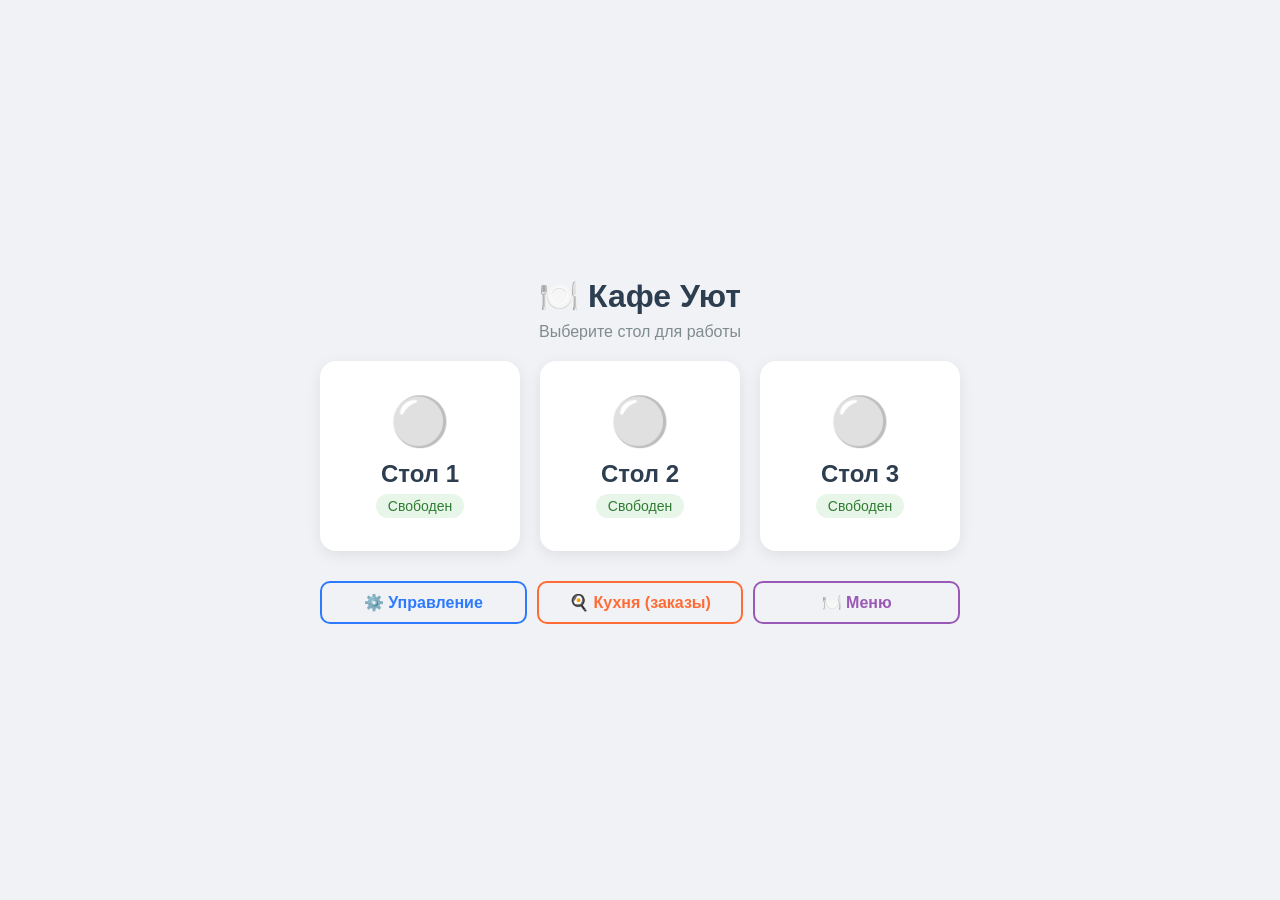
<file: index.html>
<!DOCTYPE html>
<html lang="ru">
<head>
    <meta charset="UTF-8" />
    <meta name="viewport" content="width=device-width, initial-scale=1.0" />
    <title>Кафе</title>
    <style>
        * {
            margin: 0;
            padding: 0;
            box-sizing: border-box;
            font-family: 'Segoe UI', sans-serif;
        }
        body {
            background: #f0f2f5;
            display: flex;
            justify-content: center;
            align-items: center;
            min-height: 100vh;
        }
        .container {
            max-width: 700px;
            width: 100%;
            padding: 30px;
        }

        h1 {
            text-align: center;
            font-size: 32px;
            margin-bottom: 8px;
            color: #2d3e50;
        }
        .subtitle {
            text-align: center;
            color: #7f8c8d;
            margin-bottom: 20px;
        }

        .tables-grid {
            display: grid;
            grid-template-columns: repeat(auto-fit, minmax(150px, 1fr));
            gap: 20px;
            margin-bottom: 30px;
        }
        .table-card {
            background: white;
            border-radius: 16px;
            padding: 30px 20px;
            text-align: center;
            box-shadow: 0 4px 15px rgba(0, 0, 0, 0.08);
            cursor: pointer;
            transition: 0.3s;
            border: 3px solid transparent;
        }
        .table-card:hover {
            transform: translateY(-5px);
            border-color: #2d7aff;
            box-shadow: 0 8px 25px rgba(45, 122, 255, 0.15);
        }
        .table-card .icon {
            font-size: 48px;
            display: block;
            margin-bottom: 10px;
        }
        .table-card .number {
            font-size: 24px;
            font-weight: 700;
            color: #2d3e50;
        }
        .table-card .status {
            font-size: 14px;
            margin-top: 6px;
            padding: 4px 12px;
            border-radius: 20px;
            display: inline-block;
        }
        .status.free {
            background: #e8f5e9;
            color: #2e7d32;
        }
        .status.occupied {
            background: #ffebee;
            color: #c62828;
        }

        .admin-links {
            display: grid;
            grid-template-columns: repeat(auto-fit, minmax(150px, 1fr));
            gap: 10px;
            margin-top: 20px;
        }
        .admin-links a {
            text-align: center;
            color: #2d7aff;
            text-decoration: none;
            font-weight: 600;
            padding: 10px;
            border: 2px solid #2d7aff;
            border-radius: 10px;
            transition: 0.3s;
        }
        .admin-links a:hover {
            background: #2d7aff;
            color: white;
        }
        .admin-links a.kitchen {
            border-color: #ff6b35;
            color: #ff6b35;
        }
        .admin-links a.kitchen:hover {
            background: #ff6b35;
            color: white;
        }
        .admin-links a.menu-link {
            border-color: #9b59b6;
            color: #9b59b6;
        }
        .admin-links a.menu-link:hover {
            background: #9b59b6;
            color: white;
        }
    </style>
</head>
<body>

    <div class="container" id="app">

        <h1 id="venueTitle">🍽️ Кафе Уют</h1>
        <p class="subtitle" id="venueSubtitle">Выберите стол для работы</p>

        <div class="tables-grid" id="tablesGrid"></div>

        <div class="admin-links" id="adminLinks">
            <a href="admin.html">⚙️ Управление</a>
            <a href="kitchen.html" class="kitchen">🍳 Кухня (заказы)</a>
            <a href="menu.html" class="menu-link">🍽️ Меню</a>
        </div>
    </div>

    <script src="menu.js"></script>
    <script>
        function loadData() {
            const cached = localStorage.getItem('cloudData');
            if (cached) {
                try { return JSON.parse(cached); } catch (e) {}
            }
            const defaultData = {
                venueName: 'Кафе Уют',
                menu: getDefaultMenu(),
                users: { 'sadmin': { password: '123', role: 'sadmin', name: 'Владелец' } },
                tables: { '1': { orders: [], total: 0 }, '2': { orders: [], total: 0 }, '3': { orders: [], total: 0 } },
                stats: { totalOrders: 0, totalRevenue: 0 }
            };
            localStorage.setItem('cloudData', JSON.stringify(defaultData));
            return defaultData;
        }

        function getVenueName() {
            const data = loadData();
            return data.venueName || 'Кафе Уют';
        }

        function renderTables() {
            const data = loadData();
            const tables = data.tables || {};
            const grid = document.getElementById('tablesGrid');

            grid.innerHTML = '';
            const tableKeys = Object.keys(tables).sort((a, b) => parseInt(a) - parseInt(b));

            for (const key of tableKeys) {
                const i = parseInt(key);
                const table = tables[key] || { orders: [], total: 0 };
                const openOrders = table.orders ? table.orders.filter(o => o.status !== 'closed') : [];
                const orderCount = openOrders.length;
                const isOccupied = orderCount > 0;
                const totalSum = openOrders.reduce((sum, o) => sum + o.total, 0);

                const card = document.createElement('div');
                card.className = 'table-card';
                card.innerHTML = `
                    <span class="icon">${isOccupied ? '🟢' : '⚪'}</span>
                    <div class="number">Стол ${i}</div>
                    <span class="status ${isOccupied ? 'occupied' : 'free'}">
                        ${isOccupied ? `Занят (${orderCount} зак.)` : 'Свободен'}
                    </span>
                    ${isOccupied ? `<div style="margin-top:8px;font-weight:600;color:#2d7aff;">${totalSum} ₽</div>` : ''}
                `;
                card.addEventListener('click', () => {
                    window.location.href = `table.html?table=${i}`;
                });
                grid.appendChild(card);
            }

            document.getElementById('venueTitle').textContent = '🍽️ ' + getVenueName();
        }

        renderTables();
        console.log('✅ POS система загружена!');
    </script>

</body>
</html>
</file>
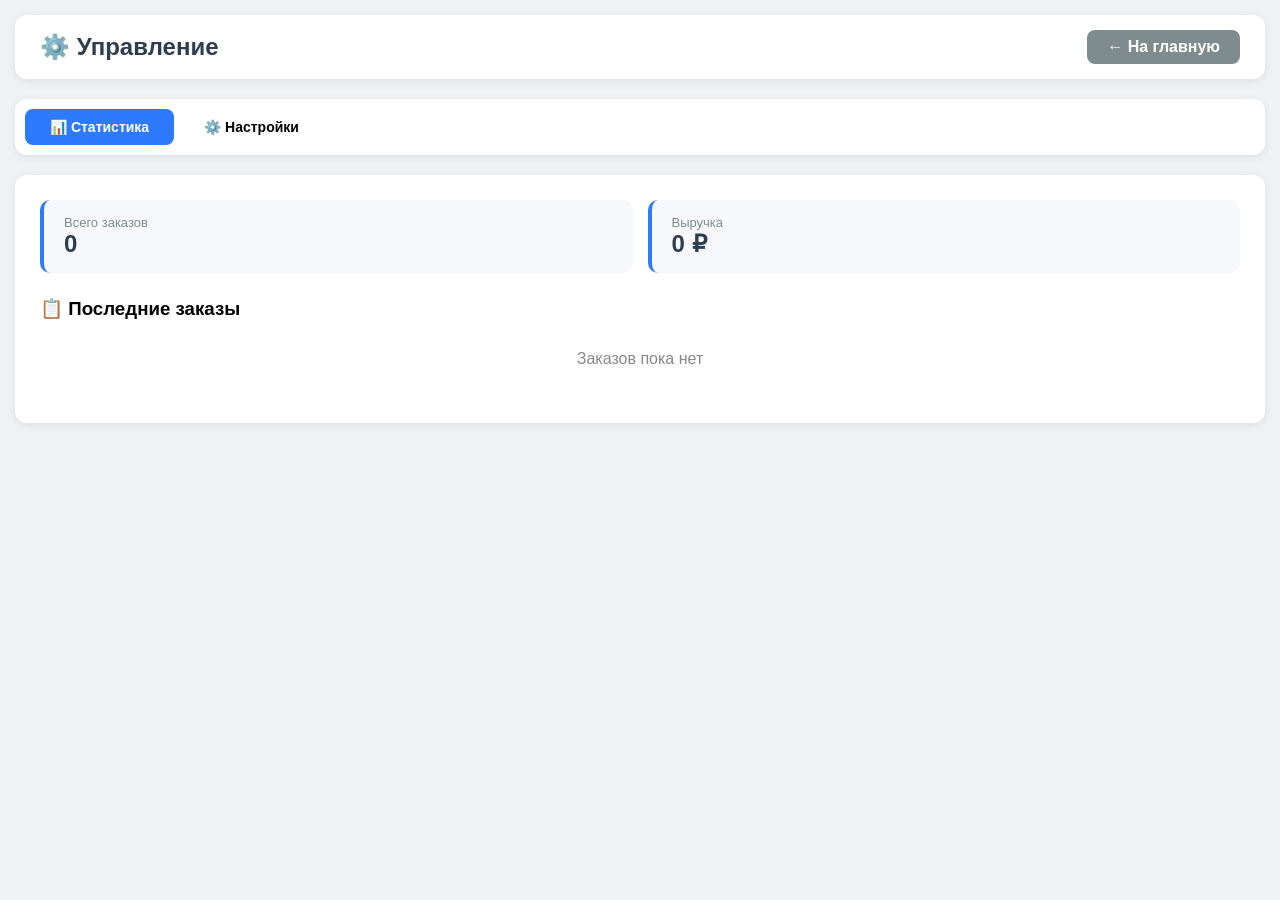
<file: admin.html>
<!DOCTYPE html>
<html lang="ru">
<head>
    <meta charset="UTF-8" />
    <meta name="viewport" content="width=device-width, initial-scale=1.0" />
    <title>Управление</title>
    <style>
        * {
            margin: 0;
            padding: 0;
            box-sizing: border-box;
            font-family: 'Segoe UI', sans-serif;
        }
        body {
            background: #f0f2f5;
            padding: 15px;
        }
        .container {
            max-width: 1400px;
            margin: 0 auto;
        }
        .header {
            display: flex;
            justify-content: space-between;
            align-items: center;
            margin-bottom: 20px;
            flex-wrap: wrap;
            gap: 10px;
            background: white;
            padding: 15px 25px;
            border-radius: 12px;
            box-shadow: 0 2px 10px rgba(0, 0, 0, 0.08);
        }
        .header h1 {
            color: #2d3e50;
            font-size: 24px;
        }
        .header .back-btn {
            background: #7f8c8d;
            color: white;
            border: none;
            padding: 8px 20px;
            border-radius: 8px;
            cursor: pointer;
            font-weight: 600;
            text-decoration: none;
            display: inline-block;
        }
        .tabs {
            display: flex;
            gap: 5px;
            margin-bottom: 20px;
            flex-wrap: wrap;
            background: white;
            padding: 10px;
            border-radius: 12px;
            box-shadow: 0 2px 10px rgba(0, 0, 0, 0.08);
        }
        .tab-btn {
            padding: 10px 25px;
            border: none;
            background: transparent;
            border-radius: 8px;
            cursor: pointer;
            font-weight: 600;
            transition: 0.3s;
            font-size: 14px;
        }
        .tab-btn:hover {
            background: #f0f2f5;
        }
        .tab-btn.active {
            background: #2d7aff;
            color: white;
        }
        .tab-content {
            display: none;
            background: white;
            border-radius: 12px;
            padding: 25px;
            box-shadow: 0 2px 10px rgba(0, 0, 0, 0.08);
        }
        .tab-content.active {
            display: block;
        }
        .stats-grid {
            display: grid;
            grid-template-columns: repeat(auto-fit, minmax(180px, 1fr));
            gap: 15px;
            margin-bottom: 25px;
        }
        .stat-card {
            background: #f8f9fc;
            padding: 15px 20px;
            border-radius: 10px;
            border-left: 4px solid #2d7aff;
        }
        .stat-card .label {
            font-size: 13px;
            color: #7f8c8d;
        }
        .stat-card .value {
            font-size: 24px;
            font-weight: 700;
            color: #2d3e50;
        }
        .form-grid {
            display: grid;
            grid-template-columns: repeat(auto-fit, minmax(180px, 1fr));
            gap: 12px;
            margin-bottom: 15px;
        }
        .form-grid input,
        .form-grid select {
            padding: 10px;
            border: 2px solid #e0e0e0;
            border-radius: 8px;
            font-size: 14px;
        }
        .form-grid button {
            padding: 10px;
            background: #2d7aff;
            color: white;
            border: none;
            border-radius: 8px;
            cursor: pointer;
            font-weight: 700;
            transition: 0.2s;
        }
        .form-grid button:hover {
            background: #1a5fd0;
        }
        .form-grid button.danger {
            background: #ff4757;
        }
        .form-grid button.danger:hover {
            background: #c0392b;
        }
        .list-item {
            display: flex;
            justify-content: space-between;
            align-items: center;
            padding: 12px;
            border-bottom: 1px solid #f0f0f0;
        }
        .list-item:last-child {
            border-bottom: none;
        }
        .list-item .info {
            display: flex;
            align-items: center;
            gap: 15px;
            flex-wrap: wrap;
        }
        .list-item .info .name {
            font-weight: 600;
        }
        .list-item .info .detail {
            color: #666;
            font-size: 14px;
        }
        .list-item .info .badge {
            background: #e8e8e8;
            padding: 2px 12px;
            border-radius: 12px;
            font-size: 12px;
        }
        .empty {
            text-align: center;
            color: #888;
            padding: 30px;
        }
        .toast {
            position: fixed;
            bottom: 20px;
            right: 20px;
            background: #2d3e50;
            color: white;
            padding: 15px 25px;
            border-radius: 12px;
            z-index: 9999;
            animation: slideIn 0.5s ease;
        }
        @keyframes slideIn {
            from {
                transform: translateX(100%);
                opacity: 0;
            }
            to {
                transform: translateX(0);
                opacity: 1;
            }
        }
        @media (max-width: 768px) {
            .header {
                flex-direction: column;
                align-items: stretch;
            }
            .tabs {
                flex-direction: column;
            }
        }
        .table-count-input {
            display: flex;
            align-items: center;
            gap: 15px;
            flex-wrap: wrap;
        }
        .table-count-input input {
            width: 80px;
            padding: 10px;
            border: 2px solid #e0e0e0;
            border-radius: 8px;
            font-size: 16px;
            text-align: center;
        }
        .table-count-input button {
            padding: 10px 25px;
            background: #2d7aff;
            color: white;
            border: none;
            border-radius: 8px;
            cursor: pointer;
            font-weight: 700;
        }
        .table-count-input button.danger {
            background: #ff4757;
        }
        .table-count-input button.danger:hover {
            background: #c0392b;
        }
    </style>
</head>
<body>
    <div class="container">
        <div class="header">
            <h1>⚙️ Управление</h1>
            <a href="index.html" class="back-btn">← На главную</a>
        </div>

        <div class="tabs">
            <button class="tab-btn active" data-tab="dashboard">📊 Статистика</button>
            <button class="tab-btn" data-tab="settings">⚙️ Настройки</button>
        </div>

        <!-- СТАТИСТИКА -->
        <div class="tab-content active" id="tab-dashboard">
            <div class="stats-grid" id="statsGrid"></div>
            <h3>📋 Последние заказы</h3>
            <div id="recentOrdersList"></div>
        </div>

        <!-- НАСТРОЙКИ -->
        <div class="tab-content" id="tab-settings">
            <h3>🏷️ Настройки заведения</h3>
            <div class="form-grid" style="max-width:500px;">
                <input type="text" id="settingsVenueName" placeholder="Название заведения" />
                <button id="saveSettingsBtn">Сохранить</button>
            </div>

            <div style="margin-top:30px;border-top:2px solid #eee;padding-top:20px;">
                <h3>🪑 Количество столов</h3>
                <div class="table-count-input">
                    <label>Количество столов:</label>
                    <input type="number" id="tableCountInput" min="1" max="20" value="3" />
                    <button id="updateTablesBtn">Обновить</button>
                    <button id="resetTablesBtn" class="danger">Сбросить все</button>
                </div>
            </div>

            <div style="margin-top:30px;border-top:2px solid #eee;padding-top:20px;">
                <h3>🗑️ Опасные операции</h3>
                <button id="clearAllData" class="danger" style="background:#ff4757;color:white;border:none;padding:10px 25px;border-radius:8px;cursor:pointer;font-weight:700;">Очистить все данные</button>
                <p style="font-size:12px;color:#888;margin-top:8px;">Удаляет заказы и статистику</p>
            </div>
        </div>
    </div>

    <script>
        // ============================================================
        // УНИВЕРСАЛЬНЫЕ ФУНКЦИИ
        // ============================================================

        function loadData() {
            const cached = localStorage.getItem('cloudData');
            if (cached) {
                try { return JSON.parse(cached); } catch (e) {}
            }
            const defaultData = {
                venueName: 'Кафе Уют',
                menu: [],
                users: { 'sadmin': { password: '123', role: 'sadmin', name: 'Владелец' } },
                tables: { '1': { orders: [], total: 0 }, '2': { orders: [], total: 0 }, '3': { orders: [], total: 0 } },
                stats: { totalOrders: 0, totalRevenue: 0 }
            };
            localStorage.setItem('cloudData', JSON.stringify(defaultData));
            return defaultData;
        }

        function saveData(data) { localStorage.setItem('cloudData', JSON.stringify(data)); }

        // ========== ВКЛАДКИ ==========
        document.querySelectorAll('.tab-btn[data-tab]').forEach(btn => {
            btn.onclick = () => {
                document.querySelectorAll('.tab-btn[data-tab]').forEach(b => b.classList.remove('active'));
                btn.classList.add('active');
                document.querySelectorAll('.tab-content').forEach(t => t.classList.remove('active'));
                document.getElementById('tab-' + btn.dataset.tab).classList.add('active');
            };
        });

        // ========== ТОСТ ==========
        function showToast(msg) {
            const t = document.createElement('div');
            t.className = 'toast';
            t.textContent = msg;
            document.body.appendChild(t);
            setTimeout(() => t.remove(), 3000);
        }

        // ========== СТАТИСТИКА ==========
        function renderDashboard() {
            const data = loadData();
            const stats = data.stats || { totalOrders: 0, totalRevenue: 0 };
            const tables = data.tables || {};

            const cards = [
                { label: 'Всего заказов', value: stats.totalOrders || 0 },
                { label: 'Выручка', value: (stats.totalRevenue || 0) + ' ₽' }
            ];

            document.getElementById('statsGrid').innerHTML = cards.map(c =>
                `<div class="stat-card"><div class="label">${c.label}</div><div class="value">${c.value}</div></div>`
            ).join('');

            let allOrders = [];
            for (const key in tables) {
                if (tables[key]?.orders) {
                    tables[key].orders.forEach(order => allOrders.push({ table: key, ...order }));
                }
            }
            allOrders.sort((a, b) => new Date(b.timestamp) - new Date(a.timestamp));
            const recent = allOrders.slice(0, 10);

            const container = document.getElementById('recentOrdersList');
            if (recent.length === 0) {
                container.innerHTML = '<div class="empty">Заказов пока нет</div>';
            } else {
                container.innerHTML = recent.map(order =>
                    `<div class="list-item">
                        <div class="info">
                            <span class="name">Стол ${order.table}</span>
                            <span class="detail">${new Date(order.timestamp).toLocaleString('ru-RU')}</span>
                            <span class="badge" style="background:${order.status === 'closed' ? '#d4edda' : '#fff3cd'};">${order.status === 'closed' ? '✅ Оплачен' : '🟡 Активен'}</span>
                        </div>
                        <div class="info"><span style="font-weight:700;">${order.total} ₽</span></div>
                    </div>`
                ).join('');
            }
        }

        // ========== НАСТРОЙКИ ==========
        function updateTableCount() {
            const data = loadData();
            document.getElementById('tableCountInput').value = Object.keys(data.tables || {}).length;
        }

        document.getElementById('updateTablesBtn').onclick = () => {
            const count = parseInt(document.getElementById('tableCountInput').value);
            if (isNaN(count) || count < 1 || count > 20) { alert('Введите число от 1 до 20'); return; }
            const data = loadData();
            const newTables = {};
            for (let i = 1; i <= count; i++) {
                newTables[i] = data.tables[i] || { orders: [], total: 0 };
            }
            data.tables = newTables;
            saveData(data);
            updateTableCount();
            renderDashboard();
            showToast(`✅ Количество столов обновлено: ${count}`);
        };

        document.getElementById('resetTablesBtn').onclick = () => {
            if (!confirm('Сбросить все столы? Все заказы будут удалены!')) return;
            const data = loadData();
            for (const key in data.tables) { data.tables[key] = { orders: [], total: 0 }; }
            saveData(data);
            renderDashboard();
            showToast('✅ Все столы сброшены');
        };

        document.getElementById('settingsVenueName').value = loadData().venueName || 'Кафе Уют';
        document.getElementById('saveSettingsBtn').onclick = () => {
            const name = document.getElementById('settingsVenueName').value.trim() || 'Кафе Уют';
            const data = loadData();
            data.venueName = name;
            saveData(data);
            showToast('✅ Название сохранено: ' + name);
        };

        document.getElementById('clearAllData').onclick = () => {
            if (!confirm('Очистить все данные? Заказы и статистика будут удалены!')) return;
            const data = loadData();
            for (const key in data.tables) { data.tables[key] = { orders: [], total: 0 }; }
            data.stats = { totalOrders: 0, totalRevenue: 0 };
            saveData(data);
            renderDashboard();
            showToast('✅ Все данные очищены');
        };

        // ========== ЗАПУСК ==========
        function init() {
            renderDashboard();
            updateTableCount();
        }
        init();
        console.log('✅ Управление загружено!');
    </script>
</body>
</html>
</file>
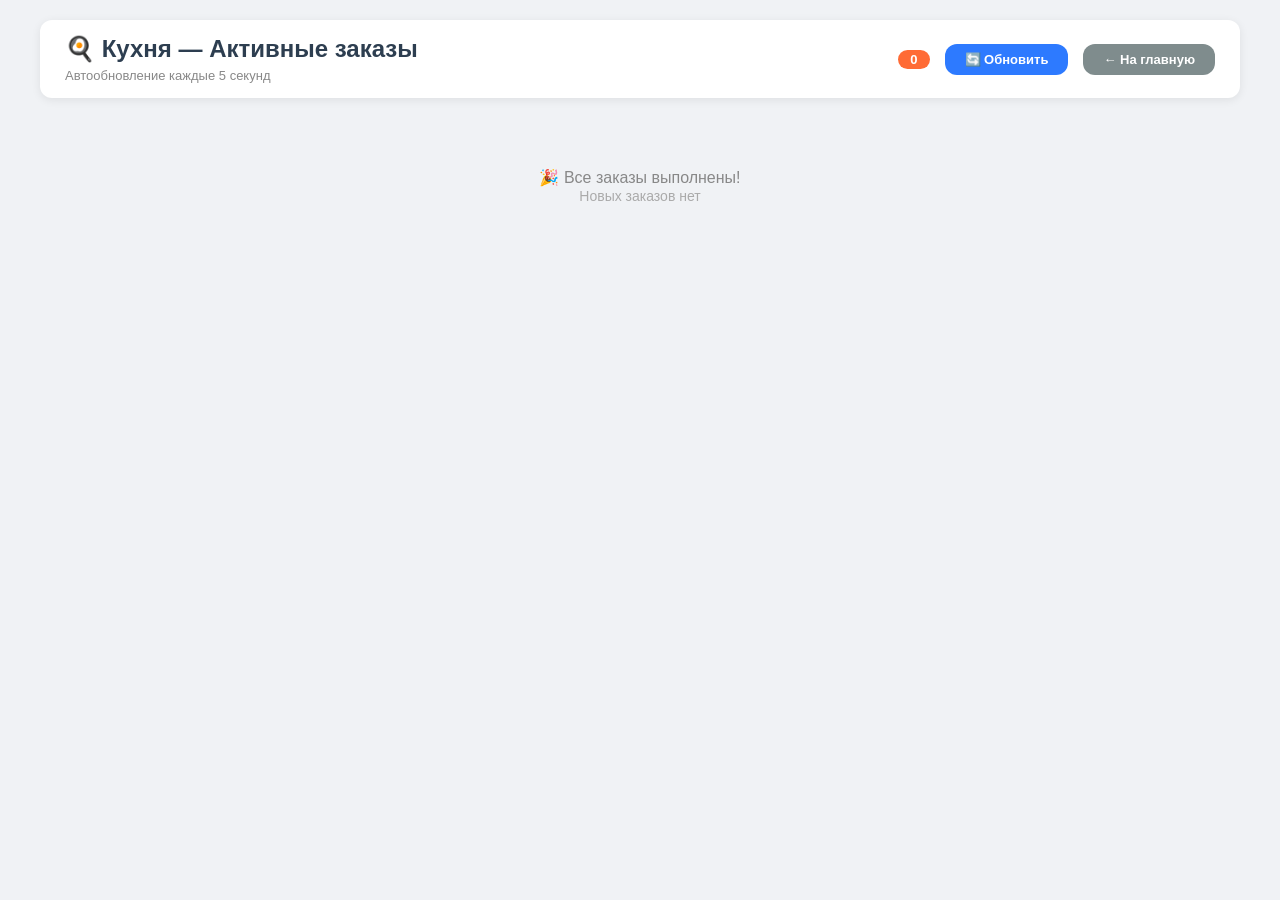
<file: kitchen.html>
<!DOCTYPE html>
<html lang="ru">
<head>
    <meta charset="UTF-8" />
    <meta name="viewport" content="width=device-width, initial-scale=1.0, maximum-scale=1.0, user-scalable=no" />
    <title>Кухня - Заказы</title>
    <style>
        * {
            margin: 0;
            padding: 0;
            box-sizing: border-box;
            font-family: 'Segoe UI', sans-serif;
        }

        /* ========== БАЗОВЫЕ ПЕРЕМЕННЫЕ (ПК) ========== */
        :root {
            --font-size-base: 16px;
            --font-size-title: 24px;
            --font-size-order: 16px;
            --font-size-small: 13px;
            --card-padding: 20px;
            --grid-cols: repeat(auto-fill, minmax(340px, 1fr));
            --gap: 20px;
            --check-btn-size: 28px;
            --header-padding: 15px 25px;
            --body-padding: 20px;
            --btn-padding: 8px 20px;
            --border-radius: 12px;
        }

        /* ========== СМАРТФОН (ширина < 600px) — КРУПНЫЙ ШРИФТ! ========== */
        @media (max-width: 600px) {
            :root {
                --font-size-base: 20px;
                --font-size-title: 28px;
                --font-size-order: 22px;
                --font-size-small: 18px;
                --card-padding: 16px;
                --grid-cols: 1fr;
                --gap: 14px;
                --check-btn-size: 40px;
                --header-padding: 12px 16px;
                --body-padding: 10px;
                --btn-padding: 12px 18px;
                --border-radius: 10px;
            }
            body {
                padding: var(--body-padding);
            }
            .header {
                padding: var(--header-padding);
                flex-direction: column;
                align-items: stretch;
                gap: 12px;
                border-radius: var(--border-radius);
            }
            .header h1 {
                font-size: var(--font-size-title);
            }
            .status-bar {
                justify-content: space-between;
                flex-wrap: wrap;
                gap: 8px;
            }
            .order-card {
                padding: var(--card-padding);
                border-radius: var(--border-radius);
            }
            .order-card .header {
                padding: 0 0 8px 0;
                flex-wrap: wrap;
                gap: 4px;
            }
            .order-card .table {
                font-size: var(--font-size-order);
            }
            .order-card .time {
                font-size: var(--font-size-small);
            }
            .order-card .item {
                padding: 10px 6px;
                font-size: var(--font-size-order);
                border-radius: 8px;
            }
            .order-card .item .item-name {
                gap: 10px;
            }
            .order-card .item .check-btn {
                width: var(--check-btn-size);
                height: var(--check-btn-size);
                font-size: 20px;
                border-width: 3px;
            }
            .order-card .item .qty {
                font-size: var(--font-size-small);
                padding: 2px 12px;
                border-radius: 14px;
            }
            .order-card .item .item-name .comment {
                font-size: var(--font-size-small);
                padding: 2px 10px;
            }
            .order-card .total {
                font-size: var(--font-size-order);
                padding-top: 10px;
                margin-top: 12px;
            }
            .badge {
                font-size: var(--font-size-small);
                padding: 4px 12px;
            }
            .status {
                font-size: var(--font-size-small);
                padding: 4px 14px;
            }
            .auto-refresh {
                font-size: var(--font-size-small);
            }
            .refresh-btn {
                padding: var(--btn-padding);
                font-size: var(--font-size-small);
                border-radius: var(--border-radius);
            }
            .back-btn {
                padding: var(--btn-padding);
                font-size: var(--font-size-small);
                border-radius: var(--border-radius);
            }
            .order-count {
                font-size: var(--font-size-small);
                padding: 4px 14px;
                border-radius: 20px;
            }
            .empty {
                font-size: var(--font-size-order);
                padding: 40px 20px;
            }
            .notification {
                padding: 18px 24px;
                font-size: var(--font-size-order);
                border-radius: var(--border-radius);
                top: 10px;
                right: 10px;
                left: 10px;
                text-align: center;
            }
            .toast {
                padding: 18px 24px;
                font-size: var(--font-size-order);
                border-radius: var(--border-radius);
                bottom: 10px;
                right: 10px;
                left: 10px;
                text-align: center;
            }
            .order-card .items {
                margin: 14px 0;
            }
        }

        /* ========== ПЛАНШЕТ (600-900px) ========== */
        @media (min-width: 601px) and (max-width: 900px) {
            :root {
                --font-size-base: 18px;
                --font-size-title: 22px;
                --font-size-order: 18px;
                --font-size-small: 15px;
                --grid-cols: repeat(auto-fill, minmax(280px, 1fr));
                --gap: 16px;
                --check-btn-size: 32px;
            }
            .header {
                padding: 14px 20px;
            }
        }

        /* ========== ОБЩИЕ СТИЛИ ========== */
        body {
            background: #f0f2f5;
            padding: var(--body-padding);
            font-size: var(--font-size-base);
        }
        .container {
            max-width: 1200px;
            margin: 0 auto;
        }
        .header {
            display: flex;
            justify-content: space-between;
            align-items: center;
            margin-bottom: 20px;
            flex-wrap: wrap;
            gap: 10px;
            background: white;
            padding: var(--header-padding);
            border-radius: var(--border-radius);
            box-shadow: 0 2px 10px rgba(0, 0, 0, 0.08);
        }
        .header h1 {
            color: #2d3e50;
            font-size: var(--font-size-title);
        }
        .back-btn {
            background: #7f8c8d;
            color: white;
            border: none;
            padding: var(--btn-padding);
            border-radius: var(--border-radius);
            cursor: pointer;
            font-weight: 600;
            text-decoration: none;
            display: inline-block;
            font-size: var(--font-size-small);
        }
        .refresh-btn {
            background: #2d7aff;
            color: white;
            border: none;
            padding: var(--btn-padding);
            border-radius: var(--border-radius);
            cursor: pointer;
            font-weight: 600;
            font-size: var(--font-size-small);
        }
        .refresh-btn:hover {
            background: #1a5fd0;
        }

        .orders-grid {
            display: grid;
            grid-template-columns: var(--grid-cols);
            gap: var(--gap);
        }

        .order-card {
            background: white;
            border-radius: var(--border-radius);
            padding: var(--card-padding);
            box-shadow: 0 2px 10px rgba(0, 0, 0, 0.08);
            border-left: 4px solid #2d7aff;
            transition: 0.3s;
        }
        .order-card .header {
            display: flex;
            justify-content: space-between;
            margin-bottom: 10px;
            padding-bottom: 8px;
            border-bottom: 2px solid #eee;
            background: transparent;
            padding: 0 0 8px 0;
            flex-wrap: wrap;
        }
        .order-card .table {
            font-weight: 700;
            font-size: var(--font-size-order);
        }
        .order-card .time {
            color: #888;
            font-size: var(--font-size-small);
        }
        .order-card .items {
            margin: 10px 0;
        }
        .order-card .item {
            display: flex;
            justify-content: space-between;
            align-items: center;
            padding: 6px 8px;
            border-radius: 6px;
            border-bottom: 1px solid #f5f5f5;
            font-size: var(--font-size-order);
            transition: 0.3s;
            cursor: pointer;
        }
        .order-card .item:hover {
            background: #f0f2f5;
        }
        .order-card .item.done {
            background: #e8f5e9;
            text-decoration: line-through;
            color: #888;
        }
        .order-card .item .item-name {
            display: flex;
            align-items: center;
            gap: 8px;
            flex-wrap: wrap;
        }
        .order-card .item .item-name .comment {
            font-size: var(--font-size-small);
            color: #888;
            font-style: italic;
            background: #f0f2f5;
            padding: 0 8px;
            border-radius: 4px;
        }
        .order-card .item .check-btn {
            width: var(--check-btn-size);
            height: var(--check-btn-size);
            border: 2px solid #ddd;
            border-radius: 50%;
            background: white;
            cursor: pointer;
            font-size: 14px;
            display: flex;
            align-items: center;
            justify-content: center;
            transition: 0.3s;
            flex-shrink: 0;
        }
        .order-card .item .check-btn:hover {
            border-color: #2d7aff;
            transform: scale(1.1);
        }
        .order-card .item .check-btn.done {
            background: #2ed573;
            border-color: #2ed573;
            color: white;
        }
        .order-card .item .qty {
            background: #e8e8e8;
            padding: 0 8px;
            border-radius: 10px;
            font-size: var(--font-size-small);
            font-weight: 600;
        }
        .order-card .total {
            font-weight: 700;
            font-size: var(--font-size-order);
            margin-top: 10px;
            padding-top: 8px;
            border-top: 2px solid #eee;
            display: flex;
            justify-content: space-between;
        }
        .order-card .status {
            display: inline-block;
            padding: 4px 12px;
            border-radius: 12px;
            font-size: var(--font-size-small);
            font-weight: 600;
        }
        .status.open {
            background: #fff3cd;
            color: #856404;
        }
        .badge {
            background: #ff6b35;
            color: white;
            padding: 2px 8px;
            border-radius: 10px;
            font-size: var(--font-size-small);
        }
        .empty {
            text-align: center;
            color: #888;
            padding: 50px;
            font-size: var(--font-size-order);
        }
        .notification {
            position: fixed;
            top: 20px;
            right: 20px;
            background: #ff6b35;
            color: white;
            padding: 15px 25px;
            border-radius: 12px;
            box-shadow: 0 4px 20px rgba(255, 107, 53, 0.4);
            z-index: 999;
            animation: slideIn 0.5s ease;
            display: none;
        }
        @keyframes slideIn {
            from {
                transform: translateX(100%);
                opacity: 0;
            }
            to {
                transform: translateX(0);
                opacity: 1;
            }
        }
        .auto-refresh {
            font-size: var(--font-size-small);
            color: #888;
            margin-top: 5px;
        }
        .status-bar {
            display: flex;
            align-items: center;
            gap: 15px;
            flex-wrap: wrap;
        }
        .order-count {
            background: #ff6b35;
            color: white;
            padding: 2px 12px;
            border-radius: 20px;
            font-size: var(--font-size-small);
            font-weight: 600;
        }
        .toast {
            position: fixed;
            bottom: 20px;
            right: 20px;
            background: #2d3e50;
            color: white;
            padding: 15px 25px;
            border-radius: 12px;
            z-index: 9999;
            animation: slideIn 0.5s ease;
        }
    </style>
</head>
<body>
    <div class="container">
        <div class="header">
            <div>
                <h1>🍳 Кухня — Активные заказы</h1>
                <div class="auto-refresh">Автообновление каждые 5 секунд</div>
            </div>
            <div class="status-bar">
                <span class="order-count" id="orderCount">0</span>
                <button class="refresh-btn" id="refreshBtn">🔄 Обновить</button>
                <a href="index.html" class="back-btn">← На главную</a>
            </div>
        </div>

        <div class="orders-grid" id="ordersGrid"></div>
    </div>

    <div class="notification" id="notification">🆕 Новый заказ!</div>

    <script src="menu.js"></script>
    <script>
        // ============================================================
        // ВСЯ ЛОГИКА ВНУТРИ
        // ============================================================

        function getDefaultData() {
            return {
                venueName: 'Кафе Уют',
                menu: getDefaultMenu(),
                users: { 'sadmin': { password: '123', role: 'sadmin', name: 'Владелец' } },
                tables: { '1': { orders: [], total: 0 } },
                stats: { totalOrders: 0, totalRevenue: 0 }
            };
        }

        function loadData() {
            const cached = localStorage.getItem('cloudData');
            if (cached) {
                try { return JSON.parse(cached); } catch (e) {}
            }
            const defaultData = getDefaultData();
            localStorage.setItem('cloudData', JSON.stringify(defaultData));
            return defaultData;
        }

        function saveData(data) {
            localStorage.setItem('cloudData', JSON.stringify(data));
        }

        let previousOrderIds = new Set();

        function showToast(msg) {
            const t = document.createElement('div');
            t.className = 'toast';
            t.textContent = msg;
            document.body.appendChild(t);
            setTimeout(() => { t.remove(); }, 3000);
        }

        function toggleItemDone(tableNum, orderTimestamp, itemIndex) {
            const data = loadData();
            const table = data.tables[tableNum];
            if (!table) return;

            const order = table.orders.find(o => o.timestamp === orderTimestamp);
            if (!order) return;

            if (!order.items[itemIndex].done) {
                order.items[itemIndex].done = true;
                showToast('✅ Блюдо готово!');
            } else {
                order.items[itemIndex].done = false;
                showToast('↩️ Отмечено как неготовое');
            }

            const allDone = order.items.every(item => item.done === true);
            if (allDone && order.status !== 'closed') {
                showToast('🎉 Все блюда готовы!');
            }

            saveData(data);
            renderOrders();
        }

        function renderOrders() {
            const data = loadData();
            const grid = document.getElementById('ordersGrid');
            const tables = data.tables || {};

            let allOrders = [];
            // 🔥 ДИНАМИЧЕСКИЙ ОБХОД ВСЕХ СТОЛОВ (не только 3)
            for (const tableKey in tables) {
                const tableNum = parseInt(tableKey);
                const table = tables[tableKey];
                if (table && table.orders) {
                    const visibleOrders = table.orders.filter(o => o.status !== 'closed');
                    visibleOrders.forEach(order => {
                        const orderId = `${tableNum}_${order.timestamp}`;
                        allOrders.push({
                            id: orderId,
                            table: tableNum,
                            ...order,
                            items: order.items || []
                        });
                    });
                }
            }

            allOrders.sort((a, b) => new Date(b.timestamp) - new Date(a.timestamp));

            const currentIds = new Set(allOrders.map(o => o.id));
            const newOrders = [...currentIds].filter(id => !previousOrderIds.has(id));
            if (newOrders.length > 0) {
                showNotification(`🆕 ${newOrders.length} новый(ых) заказ(а)!`);
            }
            previousOrderIds = currentIds;

            document.getElementById('orderCount').textContent = allOrders.length;

            if (allOrders.length === 0) {
                grid.innerHTML =
                    `<div class="empty" style="grid-column:1/-1;">🎉 Все заказы выполнены!<br><span style="font-size:14px;color:#aaa;">Новых заказов нет</span></div>`;
                return;
            }

            grid.innerHTML = allOrders.map(order => {
                const allItemsDone = order.items.every(item => item.done === true);

                return `
                    <div class="order-card">
                        <div class="header">
                            <span class="table">🪑 Стол ${order.table}</span>
                            <span class="time">${new Date(order.timestamp).toLocaleTimeString('ru-RU')}</span>
                        </div>
                        <div style="margin-bottom:8px;">
                            <span class="status open">🟡 В работе</span>
                            <span class="badge">${order.items.length} позиций</span>
                            ${allItemsDone ? '<span style="color:#2ed573;font-size:12px;font-weight:600;margin-left:8px;">⚡ Всё готово!</span>' : ''}
                        </div>
                        <div class="items">
                            ${order.items.map((item, idx) => `
                                <div class="item ${item.done ? 'done' : ''}" onclick="toggleItemDone(${order.table}, '${order.timestamp}', ${idx})">
                                    <div class="item-name">
                                        <button class="check-btn ${item.done ? 'done' : ''}">
                                            ${item.done ? '✓' : ''}
                                        </button>
                                        <span>${item.emoji || '🍽️'} ${item.name}</span>
                                        ${item.comment ? `<span class="comment">(${item.comment})</span>` : ''}
                                    </div>
                                    <span class="qty">×${item.quantity}</span>
                                </div>
                            `).join('')}
                        </div>
                        <div class="total">
                            <span>Итого:</span>
                            <span>${order.total} ₽</span>
                        </div>
                    </div>
                `;
            }).join('');
        }

        function showNotification(message) {
            const notification = document.getElementById('notification');
            notification.textContent = message;
            notification.style.display = 'block';
            setTimeout(() => {
                notification.style.display = 'none';
            }, 3000);
        }

        function refresh() {
            renderOrders();
        }

        document.getElementById('refreshBtn').addEventListener('click', refresh);
        setInterval(refresh, 5000);
        refresh();

        window.toggleItemDone = toggleItemDone;

        // ========== ОПРЕДЕЛЕНИЕ ТИПА УСТРОЙСТВА ==========
        const isMobile = window.innerWidth < 600;
        const isTablet = window.innerWidth >= 600 && window.innerWidth < 900;

        console.log('📱 Кухня загружена!');
        console.log(`📐 Устройство: ${isMobile ? 'Смартфон (крупный шрифт)' : isTablet ? 'Планшет' : 'ПК/Ноутбук'}`);
        console.log(`📏 Ширина экрана: ${window.innerWidth}px`);
    </script>
</body>
</html>
</file>
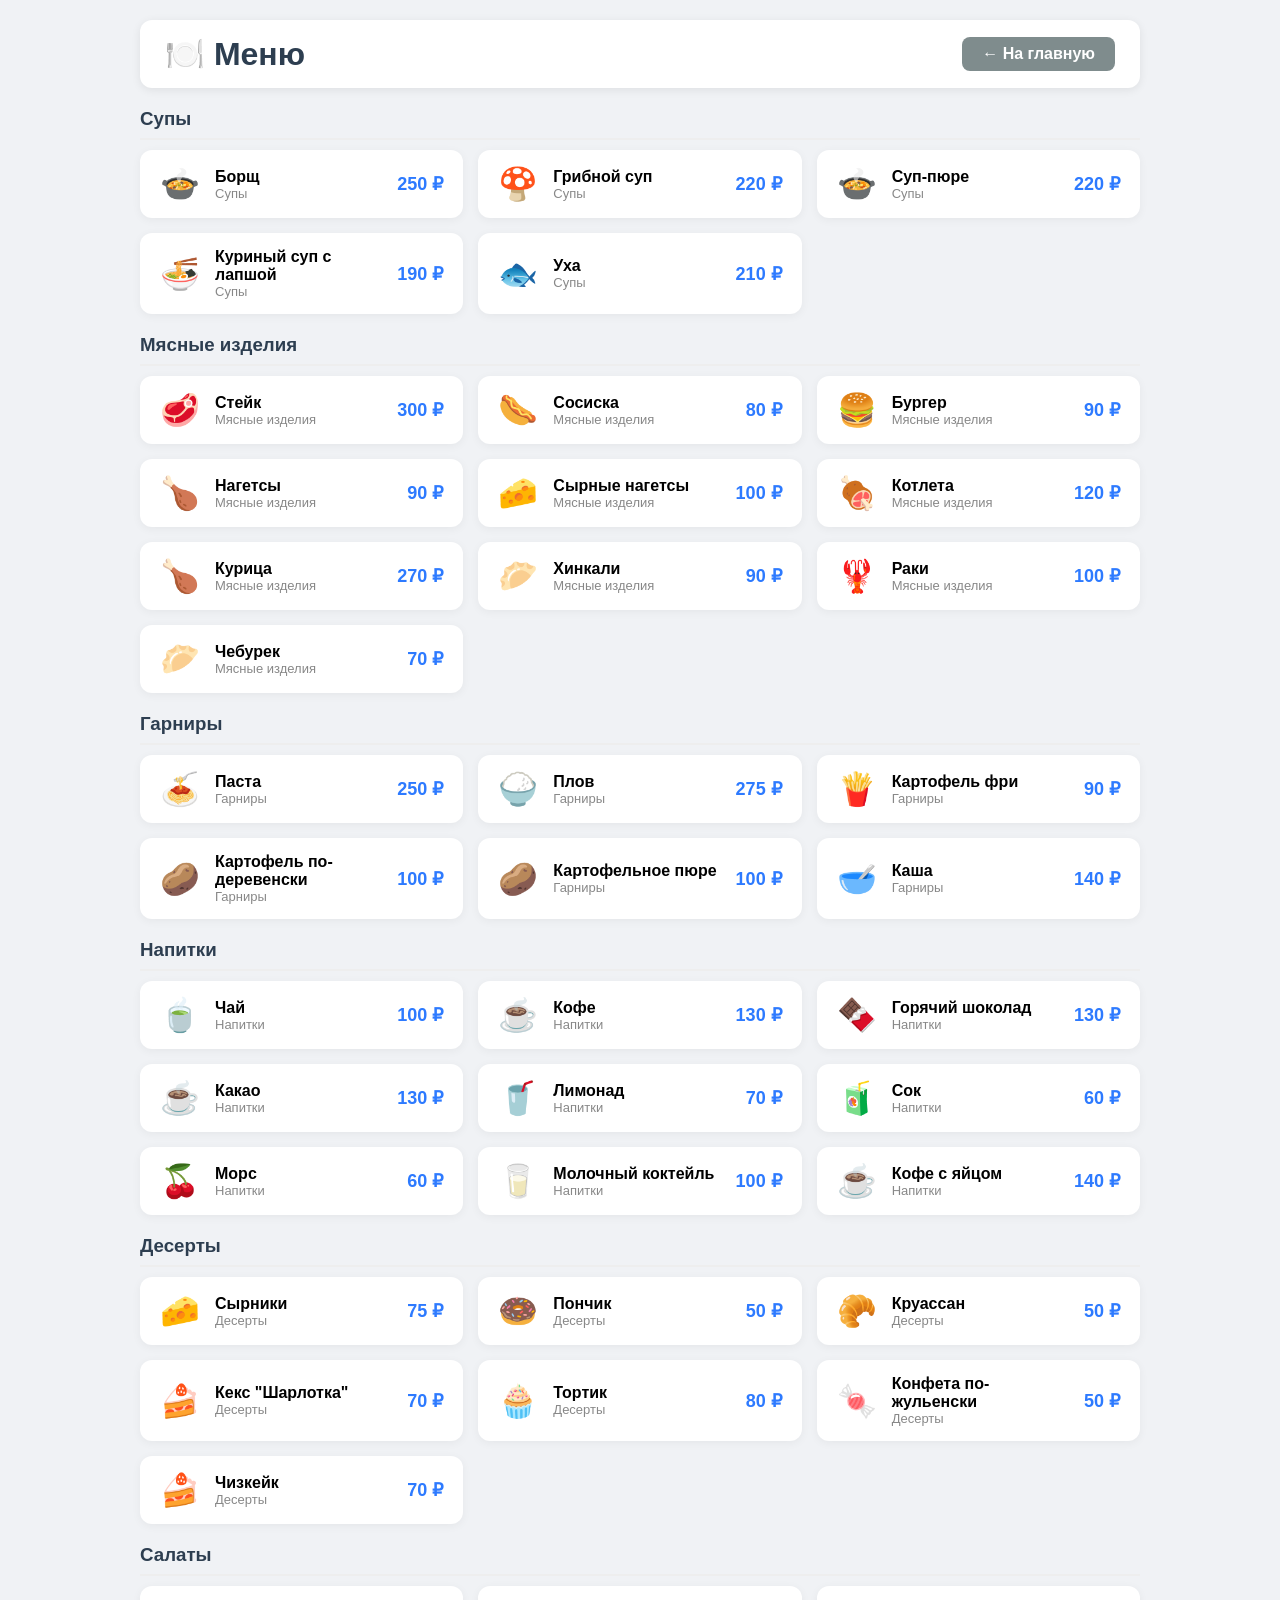
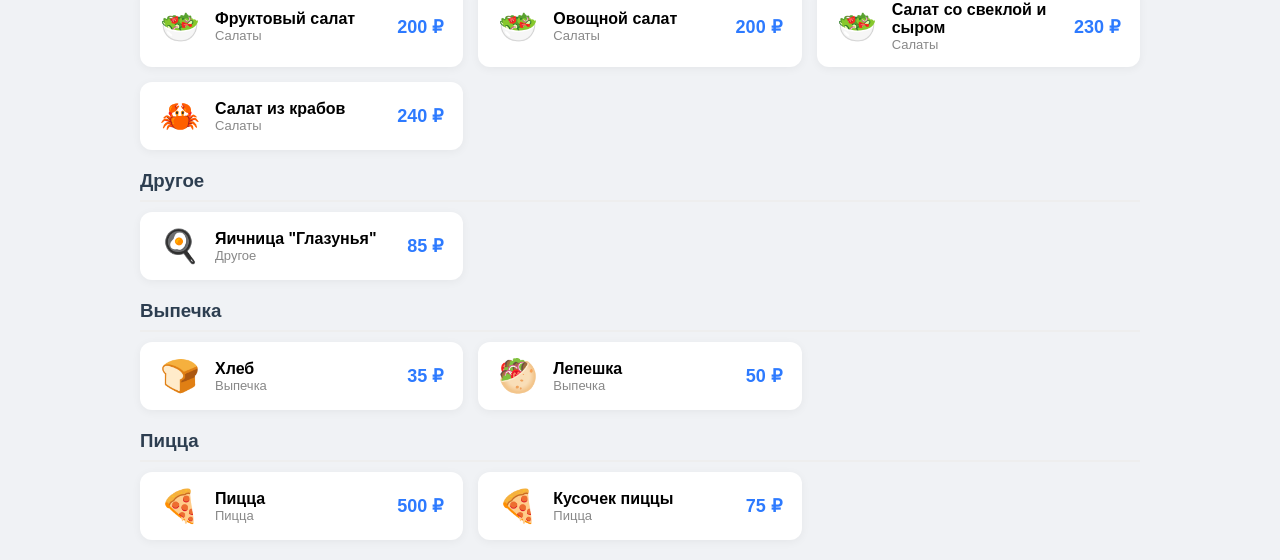
<file: menu.html>
<!DOCTYPE html>
<html lang="ru">
<head>
    <meta charset="UTF-8" />
    <meta name="viewport" content="width=device-width, initial-scale=1.0" />
    <title>Меню</title>
    <style>
        * {
            margin: 0;
            padding: 0;
            box-sizing: border-box;
            font-family: 'Segoe UI', sans-serif;
        }
        body {
            background: #f0f2f5;
            padding: 20px;
        }
        .container {
            max-width: 1000px;
            margin: 0 auto;
        }
        .header {
            display: flex;
            justify-content: space-between;
            align-items: center;
            margin-bottom: 20px;
            flex-wrap: wrap;
            gap: 10px;
            background: white;
            padding: 15px 25px;
            border-radius: 12px;
            box-shadow: 0 2px 10px rgba(0, 0, 0, 0.08);
        }
        .header h1 {
            color: #2d3e50;
        }
        .back-btn {
            background: #7f8c8d;
            color: white;
            border: none;
            padding: 8px 20px;
            border-radius: 8px;
            cursor: pointer;
            font-weight: 600;
            text-decoration: none;
            display: inline-block;
        }
        .menu-grid {
            display: grid;
            grid-template-columns: repeat(auto-fill, minmax(250px, 1fr));
            gap: 15px;
        }
        .menu-item {
            background: white;
            border-radius: 12px;
            padding: 15px 20px;
            box-shadow: 0 2px 10px rgba(0, 0, 0, 0.05);
            display: flex;
            align-items: center;
            gap: 15px;
            transition: 0.3s;
        }
        .menu-item:hover {
            transform: translateY(-3px);
            box-shadow: 0 4px 20px rgba(0, 0, 0, 0.1);
        }
        .menu-item .emoji {
            font-size: 32px;
        }
        .menu-item .info {
            flex: 1;
        }
        .menu-item .info .name {
            font-weight: 600;
            font-size: 16px;
        }
        .menu-item .info .category {
            font-size: 13px;
            color: #888;
        }
        .menu-item .price {
            font-weight: 700;
            color: #2d7aff;
            font-size: 18px;
        }
        .empty {
            text-align: center;
            color: #888;
            padding: 50px;
            font-size: 18px;
        }
        .category-title {
            margin: 20px 0 10px 0;
            color: #2d3e50;
            border-bottom: 2px solid #eee;
            padding-bottom: 8px;
        }
    </style>
</head>
<body>
    <div class="container">
        <div class="header">
            <h1>🍽️ Меню</h1>
            <a href="index.html" class="back-btn">← На главную</a>
        </div>

        <div id="menuContainer"></div>
    </div>

    <script>
        // ============================================================
        // ВСЯ ЛОГИКА ВНУТРИ
        // ============================================================

        function getDefaultData() {
            return {
                venueName: 'Кафе Уют',
                menu: [
                    { id: 1, name: 'Борщ', price: 250, category: 'Супы', emoji: '🍲' },
                    { id: 2, name: 'Стейк', price: 300, category: 'Мясные изделия', emoji: '🥩' },
                    { id: 3, name: 'Паста', price: 250, category: 'Гарниры', emoji: '🍝' },
                    { id: 4, name: 'Чай', price: 100, category: 'Напитки', emoji: '🍵' },
                    { id: 5, name: 'Кофе', price: 130, category: 'Напитки', emoji: '☕' },
                    { id: 6, name: 'Сырники', price: 75, category: 'Десерты', emoji: '🧀' },
                    { id: 7, name: 'Фруктовый салат', price: 200, category: 'Салаты', emoji: '🥗' },
                    { id: 8, name: 'Овощной салат', price: 200, category: 'Салаты', emoji: '🥗' },
                    { id: 9, name: 'Горячий шоколад', price: 130, category: 'Напитки', emoji: '🍫' },
                    { id: 10, name: 'Какао', price: 130, category: 'Напитки', emoji: '☕' },
                    { id: 11, name: 'Пончик', price: 50, category: 'Десерты', emoji: '🍩' },
                    { id: 12, name: 'Круассан', price: 50, category: 'Десерты', emoji: '🥐' },
                    { id: 13, name: 'Кекс "Шарлотка"', price: 70, category: 'Десерты', emoji: '🍰' },
                    { id: 14, name: 'Сосиска', price: 80, category: 'Мясные изделия', emoji: '🌭' },
                    { id: 15, name: 'Яичница "Глазунья"', price: 85, category: 'Другое', emoji: '🍳' },
                    { id: 16, name: 'Плов', price: 275, category: 'Гарниры', emoji: '🍚' },
                    { id: 17, name: 'Лимонад', price: 70, category: 'Напитки', emoji: '🥤' },
                    { id: 18, name: 'Картофель фри', price: 90, category: 'Гарниры', emoji: '🍟' },
                    { id: 19, name: 'Картофель по-деревенски', price: 100, category: 'Гарниры', emoji: '🥔' },
                    { id: 20, name: 'Грибной суп', price: 220, category: 'Супы', emoji: '🍄' },
                    { id: 21, name: 'Картофельное пюре', price: 100, category: 'Гарниры', emoji: '🥔' },
                    { id: 22, name: 'Суп-пюре', price: 220, category: 'Супы', emoji: '🍲' },
                    { id: 23, name: 'Бургер', price: 90, category: 'Мясные изделия', emoji: '🍔' },
                    { id: 24, name: 'Нагетсы', price: 90, category: 'Мясные изделия', emoji: '🍗' },
                    { id: 25, name: 'Сырные нагетсы', price: 100, category: 'Мясные изделия', emoji: '🧀' },
                    { id: 26, name: 'Хлеб', price: 35, category: 'Выпечка', emoji: '🍞' },
                    { id: 27, name: 'Лепешка', price: 50, category: 'Выпечка', emoji: '🥙' },
                    { id: 28, name: 'Котлета', price: 120, category: 'Мясные изделия', emoji: '🍖' },
                    { id: 29, name: 'Сок', price: 60, category: 'Напитки', emoji: '🧃' },
                    { id: 30, name: 'Тортик', price: 80, category: 'Десерты', emoji: '🧁' },
                    { id: 31, name: 'Куриный суп с лапшой', price: 190, category: 'Супы', emoji: '🍜' },
                    { id: 32, name: 'Уха', price: 210, category: 'Супы', emoji: '🐟' },
                    { id: 33, name: 'Пицца', price: 500, category: 'Пицца', emoji: '🍕' },
                    { id: 34, name: 'Кусочек пиццы', price: 75, category: 'Пицца', emoji: '🍕' }
                ],
                users: { 'sadmin': { password: '123', role: 'sadmin', name: 'Владелец' } },
                tables: { '1': { orders: [], total: 0 }, '2': { orders: [], total: 0 }, '3': { orders: [], total: 0 } },
                stats: { totalOrders: 0, totalRevenue: 0 }
            };
        }

        function loadData() {
            const cached = localStorage.getItem('cloudData');
            if (cached) {
                try { return JSON.parse(cached); } catch (e) {}
            }
            const defaultData = getDefaultData();
            localStorage.setItem('cloudData', JSON.stringify(defaultData));
            return defaultData;
        }

        function renderMenu() {
            const data = loadData();
            const menu = data.menu || [];
            const container = document.getElementById('menuContainer');

            if (menu.length === 0) {
                container.innerHTML = '<div class="empty">Меню пусто</div>';
                return;
            }

            // Группировка по категориям
            const categories = {};
            menu.forEach(item => {
                const cat = item.category || 'Без категории';
                if (!categories[cat]) categories[cat] = [];
                categories[cat].push(item);
            });

            let html = '';
            for (const cat in categories) {
                html += `<h3 class="category-title">${cat}</h3>`;
                html += `<div class="menu-grid">`;
                categories[cat].forEach(item => {
                    html += `
                        <div class="menu-item">
                            <span class="emoji">${item.emoji || '🍽️'}</span>
                            <div class="info">
                                <div class="name">${item.name}</div>
                                <div class="category">${item.category}</div>
                            </div>
                            <div class="price">${item.price} ₽</div>
                        </div>
                    `;
                });
                html += `</div>`;
            }

            container.innerHTML = html;
        }

        // ========== ЗАПУСК ==========
        renderMenu();
        console.log('✅ Меню загружено!');
    </script>
</body>
</html>
</file>
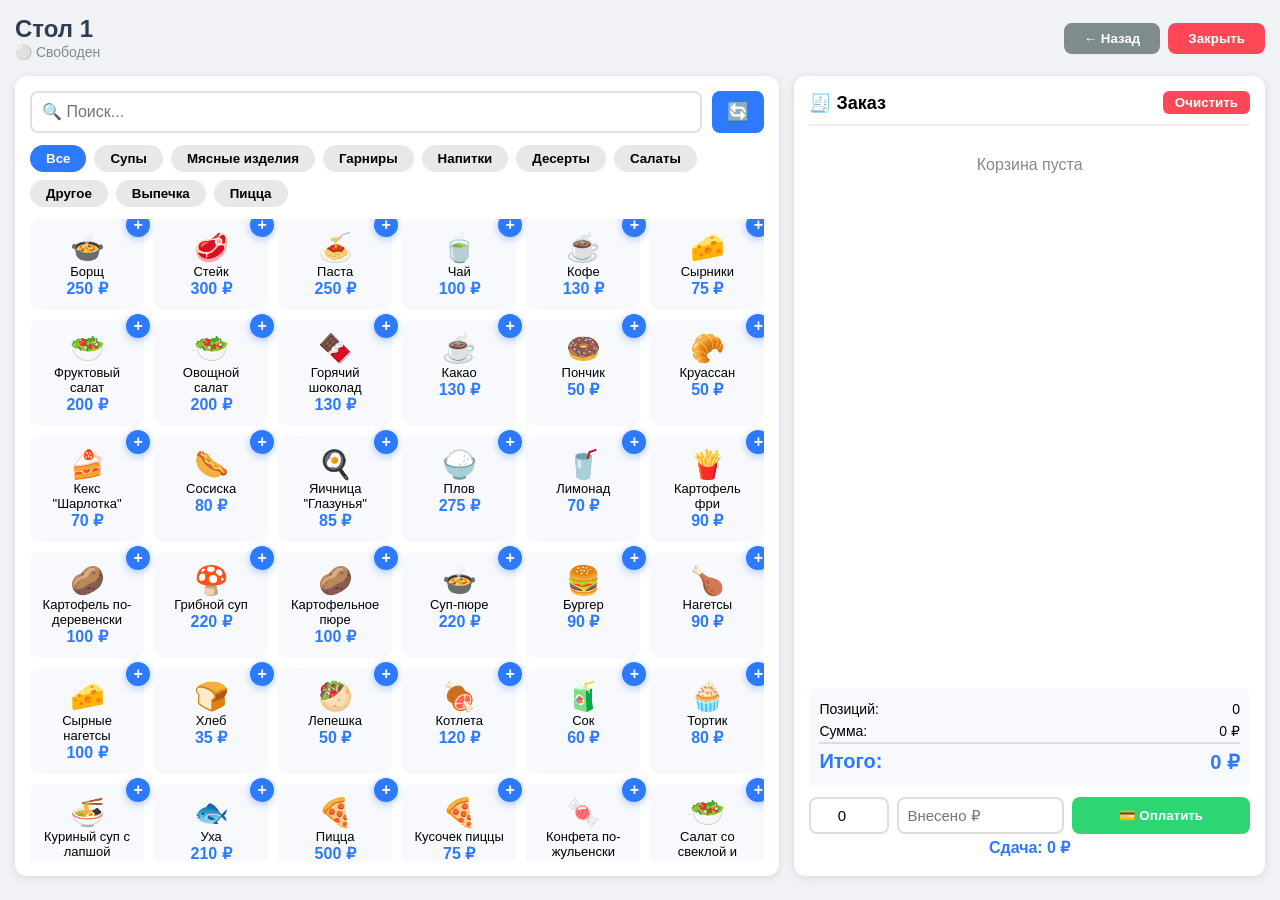
<file: table.html>
<!DOCTYPE html>
<html lang="ru">
<head>
    <meta charset="UTF-8" />
    <meta name="viewport" content="width=device-width, initial-scale=1.0" />
    <title>POS - Стол</title>
    <style>
        * {
            margin: 0;
            padding: 0;
            box-sizing: border-box;
            font-family: 'Segoe UI', sans-serif;
        }
        body {
            background: #f0f2f5;
            padding: 15px;
        }
        .header {
            display: flex;
            justify-content: space-between;
            align-items: center;
            margin-bottom: 15px;
            flex-wrap: wrap;
            gap: 10px;
        }
        .header h1 {
            font-size: 24px;
            color: #2d3e50;
        }
        .header .back-btn {
            background: #7f8c8d;
            color: white;
            border: none;
            padding: 8px 20px;
            border-radius: 8px;
            cursor: pointer;
            font-weight: 600;
        }
        .header .close-btn {
            background: #ff4757;
            color: white;
            border: none;
            padding: 8px 20px;
            border-radius: 8px;
            cursor: pointer;
            font-weight: 600;
        }
        .container {
            display: flex;
            gap: 15px;
            height: calc(100vh - 100px);
        }
        .menu-panel {
            flex: 2;
            background: white;
            border-radius: 12px;
            padding: 15px;
            box-shadow: 0 2px 10px rgba(0, 0, 0, 0.1);
            display: flex;
            flex-direction: column;
            overflow: hidden;
        }
        .menu-header {
            display: flex;
            gap: 10px;
            margin-bottom: 12px;
        }
        .menu-header .search-bar {
            flex: 1;
            padding: 10px;
            border: 2px solid #e0e0e0;
            border-radius: 8px;
            font-size: 16px;
        }
        .menu-header .refresh-btn {
            padding: 10px 15px;
            background: #2d7aff;
            color: white;
            border: none;
            border-radius: 8px;
            cursor: pointer;
            font-size: 18px;
        }
        .categories {
            display: flex;
            gap: 8px;
            flex-wrap: wrap;
            margin-bottom: 12px;
        }
        .cat-btn {
            padding: 6px 16px;
            border: none;
            background: #e8e8e8;
            border-radius: 20px;
            cursor: pointer;
            font-weight: 600;
        }
        .cat-btn.active {
            background: #2d7aff;
            color: white;
        }
        .items-grid {
            display: grid;
            grid-template-columns: repeat(auto-fill, minmax(100px, 1fr));
            gap: 10px;
            overflow-y: auto;
            flex: 1;
        }
        .item-card {
            background: #f8f9fc;
            border-radius: 10px;
            padding: 10px;
            text-align: center;
            cursor: pointer;
            border: 2px solid transparent;
            transition: 0.3s;
            position: relative;
        }
        .item-card:hover {
            border-color: #2d7aff;
        }
        .item-card .emoji {
            font-size: 28px;
            display: block;
        }
        .item-card .name {
            font-size: 13px;
            font-weight: 500;
        }
        .item-card .price {
            color: #2d7aff;
            font-weight: 700;
        }
        .item-card .add-comment-btn {
            position: absolute;
            top: -8px;
            right: -8px;
            width: 24px;
            height: 24px;
            border-radius: 50%;
            background: #2d7aff;
            color: white;
            border: none;
            font-size: 16px;
            font-weight: 700;
            cursor: pointer;
            display: flex;
            align-items: center;
            justify-content: center;
            box-shadow: 0 2px 8px rgba(45, 122, 255, 0.4);
            transition: 0.3s;
        }
        .item-card .add-comment-btn:hover {
            transform: scale(1.15);
            background: #1a5fd0;
        }

        .order-panel {
            flex: 1.2;
            background: white;
            border-radius: 12px;
            padding: 15px;
            box-shadow: 0 2px 10px rgba(0, 0, 0, 0.1);
            display: flex;
            flex-direction: column;
            min-width: 280px;
        }
        .order-header {
            display: flex;
            justify-content: space-between;
            align-items: center;
            margin-bottom: 10px;
        }
        .order-header h2 {
            font-size: 18px;
        }
        .clear-btn {
            background: #ff4757;
            color: white;
            border: none;
            padding: 4px 12px;
            border-radius: 6px;
            cursor: pointer;
            font-weight: 600;
        }
        .order-list {
            flex: 1;
            overflow-y: auto;
            margin-bottom: 10px;
            border-top: 2px solid #eee;
            padding-top: 10px;
        }
        .order-item {
            display: flex;
            justify-content: space-between;
            align-items: center;
            padding: 5px 0;
            border-bottom: 1px solid #f0f0f0;
            font-size: 14px;
        }
        .order-item .info {
            display: flex;
            align-items: center;
            gap: 8px;
            flex: 1;
            flex-wrap: wrap;
        }
        .order-item .info .comment {
            font-size: 11px;
            color: #888;
            font-style: italic;
            background: #f0f2f5;
            padding: 0 8px;
            border-radius: 4px;
        }
        .order-item .qty-control {
            display: flex;
            align-items: center;
            gap: 4px;
        }
        .qty-control button {
            width: 22px;
            height: 22px;
            border: none;
            background: #e0e0e0;
            border-radius: 4px;
            cursor: pointer;
            font-weight: 700;
        }
        .qty-control span {
            min-width: 18px;
            text-align: center;
            font-weight: 600;
        }
        .item-total {
            font-weight: 700;
            min-width: 45px;
            text-align: right;
        }
        .remove-item {
            background: none;
            border: none;
            color: #ff4757;
            cursor: pointer;
            font-size: 16px;
        }
        .order-summary {
            background: #f8f9fc;
            padding: 10px;
            border-radius: 8px;
        }
        .summary-row {
            display: flex;
            justify-content: space-between;
            padding: 3px 0;
            font-size: 14px;
        }
        .summary-row.total {
            font-size: 20px;
            font-weight: 800;
            color: #2d7aff;
            border-top: 2px solid #ddd;
            padding-top: 6px;
        }
        .payment-area {
            display: flex;
            gap: 8px;
            margin-top: 10px;
            flex-wrap: wrap;
        }
        .payment-area input {
            flex: 1;
            padding: 8px;
            border: 2px solid #ddd;
            border-radius: 8px;
            font-size: 15px;
            min-width: 80px;
        }
        .payment-area .discount-input {
            flex: 0.5;
            padding: 8px;
            border: 2px solid #ddd;
            border-radius: 8px;
            font-size: 15px;
            min-width: 60px;
            max-width: 80px;
            text-align: center;
        }
        .pay-btn {
            background: #2ed573;
            color: white;
            border: none;
            padding: 8px 16px;
            border-radius: 8px;
            font-weight: 700;
            cursor: pointer;
            flex: 1;
        }
        .change-display {
            font-size: 16px;
            font-weight: 700;
            color: #2d7aff;
            margin-top: 4px;
            text-align: center;
        }
        .discount-info {
            font-size: 14px;
            color: #e67e22;
            text-align: center;
            margin-top: 4px;
            font-weight: 600;
        }

        .modal-comment {
            display: none;
            position: fixed;
            top: 0;
            left: 0;
            width: 100%;
            height: 100%;
            background: rgba(0, 0, 0, 0.5);
            justify-content: center;
            align-items: center;
            z-index: 1000;
        }
        .modal-comment-content {
            background: white;
            padding: 30px;
            border-radius: 16px;
            max-width: 400px;
            width: 90%;
        }
        .modal-comment-content h3 {
            margin-bottom: 15px;
            color: #2d3e50;
        }
        .modal-comment-content input {
            width: 100%;
            padding: 10px;
            border: 2px solid #ddd;
            border-radius: 8px;
            font-size: 16px;
            margin-bottom: 12px;
        }
        .modal-comment-content .btn-row {
            display: flex;
            gap: 10px;
        }
        .modal-comment-content .btn-row button {
            flex: 1;
            padding: 10px;
            border: none;
            border-radius: 8px;
            cursor: pointer;
            font-weight: 700;
        }
        .modal-comment-content .btn-row .ok-btn {
            background: #2d7aff;
            color: white;
        }
        .modal-comment-content .btn-row .ok-btn:hover {
            background: #1a5fd0;
        }
        .modal-comment-content .btn-row .cancel-btn {
            background: #e0e0e0;
            color: #333;
        }
        .modal-comment-content .btn-row .cancel-btn:hover {
            background: #ccc;
        }

        .toast {
            position: fixed;
            bottom: 20px;
            right: 20px;
            background: #2d3e50;
            color: white;
            padding: 15px 25px;
            border-radius: 12px;
            z-index: 9999;
            animation: slideIn 0.5s ease;
        }
        @keyframes slideIn {
            from {
                transform: translateX(100%);
                opacity: 0;
            }
            to {
                transform: translateX(0);
                opacity: 1;
            }
        }
        @media (max-width: 850px) {
            .container {
                flex-direction: column;
                height: auto;
            }
            .order-panel {
                min-width: auto;
            }
            .payment-area {
                flex-direction: column;
            }
            .payment-area .discount-input {
                max-width: 100%;
            }
        }
    </style>
</head>
<body>
    <div class="header">
        <div>
            <h1 id="tableTitle">Стол 1</h1>
            <span id="tableStatus" style="font-size:14px;color:#7f8c8d;"></span>
        </div>
        <div style="display:flex;gap:8px;">
            <button class="back-btn" onclick="window.location.href='index.html'">← Назад</button>
            <button class="close-btn" id="closeTableBtn">Закрыть</button>
        </div>
    </div>

    <div class="container">
        <div class="menu-panel">
            <div class="menu-header">
                <input type="text" class="search-bar" id="searchInput" placeholder="🔍 Поиск..." />
                <button class="refresh-btn" id="refreshMenuBtn">🔄</button>
            </div>
            <div class="categories" id="categoriesContainer"></div>
            <div class="items-grid" id="itemsGrid"></div>
        </div>

        <div class="order-panel">
            <div class="order-header">
                <h2>🧾 Заказ</h2>
                <button class="clear-btn" id="clearOrderBtn">Очистить</button>
            </div>
            <div class="order-list" id="orderList"></div>
            <div class="order-summary">
                <div class="summary-row"><span>Позиций:</span><span id="totalItems">0</span></div>
                <div class="summary-row"><span>Сумма:</span><span id="totalSum">0 ₽</span></div>
                <div class="summary-row total"><span>Итого:</span><span id="grandTotal">0 ₽</span></div>
                <div class="summary-row" id="discountRow" style="display:none;">
                    <span>Скидка:</span>
                    <span id="discountAmount">0 ₽</span>
                </div>
                <div class="summary-row total" id="finalTotalRow" style="display:none;">
                    <span>К оплате:</span>
                    <span id="finalTotal">0 ₽</span>
                </div>
            </div>
            <div class="payment-area">
                <input type="number" class="discount-input" id="discountInput" placeholder="Скидка %" min="0" max="100" value="0" />
                <input type="number" id="cashInput" placeholder="Внесено ₽" min="0" />
                <button class="pay-btn" id="payBtn">💳 Оплатить</button>
            </div>
            <div class="change-display" id="changeDisplay">Сдача: 0 ₽</div>
            <div class="discount-info" id="discountInfo"></div>
        </div>
    </div>

    <div class="modal-comment" id="commentModal">
        <div class="modal-comment-content">
            <h3>💬 Комментарий к блюду</h3>
            <p style="color:#666;font-size:14px;margin-bottom:12px;">Добавьте комментарий к заказу:</p>
            <input type="text" id="commentInput" placeholder="Например: без лука, extra сыр..." />
            <div class="btn-row">
                <button class="ok-btn" id="commentOkBtn">Добавить</button>
                <button class="cancel-btn" id="commentCancelBtn">Отмена</button>
            </div>
        </div>
    </div>

    <script src="menu.js"></script>
    <script>
        // ============================================================
        // ВСЯ ЛОГИКА ВНУТРИ
        // ============================================================

        function loadData() {
            const cached = localStorage.getItem('cloudData');
            if (cached) {
                try {
                    const parsed = JSON.parse(cached);
                    if (parsed.menu && parsed.menu.length > 0) {
                        return parsed;
                    }
                } catch (e) { console.warn('Ошибка парсинга'); }
            }
            const defaultMenu = typeof getDefaultMenu === 'function' ? getDefaultMenu() : DEFAULT_MENU;
            const defaultData = {
                venueName: 'Кафе Уют',
                menu: defaultMenu,
                users: { 'sadmin': { password: '123', role: 'sadmin', name: 'Владелец' } },
                tables: { '1': { orders: [], total: 0 } },
                stats: { totalOrders: 0, totalRevenue: 0 }
            };
            localStorage.setItem('cloudData', JSON.stringify(defaultData));
            return defaultData;
        }

        function saveData(data) {
            localStorage.setItem('cloudData', JSON.stringify(data));
        }

        const tableNumber = parseInt(new URLSearchParams(window.location.search).get('table')) || 1;
        let cart = [];
        let currentCategory = 'Все';
        let menu = [];
        let pendingItemId = null;

        const $ = id => document.getElementById(id);
        const itemsGrid = $('itemsGrid');
        const categoriesContainer = $('categoriesContainer');
        const orderList = $('orderList');
        const totalItems = $('totalItems');
        const totalSum = $('totalSum');
        const grandTotal = $('grandTotal');
        const cashInput = $('cashInput');
        const discountInput = $('discountInput');
        const changeDisplay = $('changeDisplay');
        const discountInfo = $('discountInfo');
        const discountRow = $('discountRow');
        const discountAmount = $('discountAmount');
        const finalTotalRow = $('finalTotalRow');
        const finalTotal = $('finalTotal');
        const searchInput = $('searchInput');
        const tableTitle = $('tableTitle');
        const tableStatus = $('tableStatus');

        function showCommentModal(itemId) {
            pendingItemId = itemId;
            document.getElementById('commentInput').value = '';
            document.getElementById('commentModal').style.display = 'flex';
            document.getElementById('commentInput').focus();
        }

        function hideCommentModal() {
            document.getElementById('commentModal').style.display = 'none';
            pendingItemId = null;
        }

        document.getElementById('commentOkBtn').addEventListener('click', () => {
            const comment = document.getElementById('commentInput').value.trim();
            if (pendingItemId !== null) {
                addToCart(pendingItemId, comment);
                pendingItemId = null;
                hideCommentModal();
            }
        });

        document.getElementById('commentCancelBtn').addEventListener('click', () => {
            hideCommentModal();
        });

        document.getElementById('commentModal').addEventListener('click', (e) => {
            if (e.target === e.currentTarget) {
                hideCommentModal();
            }
        });

        document.getElementById('commentInput').addEventListener('keydown', (e) => {
            if (e.key === 'Enter') {
                document.getElementById('commentOkBtn').click();
            }
        });

        function showToast(msg) {
            const t = document.createElement('div');
            t.className = 'toast';
            t.textContent = msg;
            document.body.appendChild(t);
            setTimeout(() => { t.remove(); }, 3000);
        }

        function loadMenu() {
            const data = loadData();
            menu = data.menu || [];
            if (menu.length === 0) {
                const defaultMenu = typeof getDefaultMenu === 'function' ? getDefaultMenu() : DEFAULT_MENU;
                menu = defaultMenu;
                data.menu = menu;
                saveData(data);
            }
            return menu;
        }

        function renderCategories() {
            const data = loadData();
            menu = data.menu || [];
            const cats = ['Все', ...new Set(menu.map(i => i.category || 'Без'))];
            categoriesContainer.innerHTML = cats.map(c =>
                `<button class="cat-btn ${c === currentCategory ? 'active' : ''}" data-cat="${c}">${c}</button>`
            ).join('');
            document.querySelectorAll('.cat-btn').forEach(b => {
                b.onclick = () => { currentCategory = b.dataset.cat;
                    renderCategories();
                    renderItems(); };
            });
        }

        function renderItems() {
            const data = loadData();
            menu = data.menu || [];
            const q = searchInput.value.toLowerCase().trim();
            const filtered = menu.filter(i => {
                const matchCat = currentCategory === 'Все' || i.category === currentCategory;
                const matchName = i.name.toLowerCase().includes(q);
                return matchCat && matchName;
            });
            itemsGrid.innerHTML = filtered.map(i =>
                `<div class="item-card" data-id="${i.id}">
                    <span class="emoji">${i.emoji || '🍽️'}</span>
                    <div class="name">${i.name}</div>
                    <div class="price">${i.price} ₽</div>
                    <button class="add-comment-btn" data-id="${i.id}" title="Добавить комментарий">+</button>
                </div>`
            ).join('');

            document.querySelectorAll('.item-card').forEach(el => {
                el.onclick = (e) => {
                    if (e.target.classList.contains('add-comment-btn')) return;
                    const id = parseInt(el.dataset.id);
                    addToCart(id, null);
                };
            });

            document.querySelectorAll('.add-comment-btn').forEach(btn => {
                btn.onclick = (e) => {
                    e.stopPropagation();
                    const id = parseInt(btn.dataset.id);
                    showCommentModal(id);
                };
            });
        }

        function addToCart(id, comment) {
            const item = menu.find(i => i.id === id);
            if (!item) return;

            const existing = cart.find(i => i.id === id && i.comment === comment);
            if (existing) {
                existing.quantity += 1;
            } else {
                cart.push({ ...item, quantity: 1, comment: comment || '' });
            }
            renderCart();
            saveOrder();
            if (comment) {
                showToast(`✅ ${item.name} добавлен с комментарием: "${comment}"`);
            }
        }

        function renderCart() {
            if (cart.length === 0) {
                orderList.innerHTML = '<p style="text-align:center;color:#888;padding:20px;">Корзина пуста</p>';
            } else {
                orderList.innerHTML = cart.map((item, idx) =>
                    `<div class="order-item">
                        <div class="info">
                            <span>${item.emoji || '🍽️'} ${item.name}</span>
                            ${item.comment ? `<span class="comment">(${item.comment})</span>` : ''}
                        </div>
                        <div class="qty-control">
                            <button data-idx="${idx}" data-act="dec">−</button>
                            <span>${item.quantity}</span>
                            <button data-idx="${idx}" data-act="inc">+</button>
                        </div>
                        <div class="item-total">${item.price * item.quantity} ₽</div>
                        <button class="remove-item" data-idx="${idx}">✕</button>
                    </div>`
                ).join('');
                document.querySelectorAll('.qty-control button').forEach(b => {
                    b.onclick = () => {
                        const idx = parseInt(b.dataset.idx);
                        if (b.dataset.act === 'inc') cart[idx].quantity += 1;
                        else { cart[idx].quantity -= 1; if (cart[idx].quantity <= 0) cart.splice(idx, 1); }
                        renderCart();
                        saveOrder();
                    };
                });
                document.querySelectorAll('.remove-item').forEach(b => {
                    b.onclick = () => { cart.splice(parseInt(b.dataset.idx), 1);
                        renderCart();
                        saveOrder(); };
                });
            }
            updateSummary();
        }

        function updateSummary() {
            const count = cart.reduce((a, i) => a + i.quantity, 0);
            const sum = cart.reduce((a, i) => a + i.price * i.quantity, 0);
            totalItems.textContent = count;
            totalSum.textContent = sum + ' ₽';
            grandTotal.textContent = sum + ' ₽';
            
            // Пересчёт скидки
            const discountPercent = parseFloat(discountInput.value) || 0;
            if (discountPercent > 0) {
                const discount = (sum * discountPercent) / 100;
                const finalSum = sum - discount;
                discountRow.style.display = 'flex';
                discountAmount.textContent = discount.toFixed(2) + ' ₽';
                finalTotalRow.style.display = 'flex';
                finalTotal.textContent = finalSum.toFixed(2) + ' ₽';
                discountInfo.textContent = `💰 Скидка ${discountPercent}% — ${discount.toFixed(2)} ₽`;
            } else {
                discountRow.style.display = 'none';
                finalTotalRow.style.display = 'none';
                discountInfo.textContent = '';
            }
        }

        function getFinalTotal() {
            const sum = cart.reduce((a, i) => a + i.price * i.quantity, 0);
            const discountPercent = parseFloat(discountInput.value) || 0;
            return sum - (sum * discountPercent) / 100;
        }

        function saveOrder() {
            const data = loadData();
            if (!data.tables) data.tables = {};
            if (!data.tables[tableNumber]) data.tables[tableNumber] = { orders: [], total: 0 };
            const table = data.tables[tableNumber];

            if (cart.length === 0) {
                table.orders = table.orders.filter(o => o.status === 'closed');
                saveData(data);
                return;
            }

            let openOrder = table.orders.find(o => o.status !== 'closed');
            if (openOrder) {
                openOrder.items = cart.map(i => ({ ...i }));
                openOrder.total = cart.reduce((a, i) => a + i.price * i.quantity, 0);
            } else {
                table.orders.push({
                    items: cart.map(i => ({ ...i })),
                    total: cart.reduce((a, i) => a + i.price * i.quantity, 0),
                    status: 'open',
                    timestamp: new Date().toISOString()
                });
            }
            table.total = table.orders.filter(o => o.status !== 'closed').reduce((a, o) => a + o.total, 0);
            saveData(data);
            updateStatus();
        }

        function updateStatus() {
            const data = loadData();
            const table = data.tables ? data.tables[tableNumber] : null;
            const open = table && table.orders ? table.orders.filter(o => o.status !== 'closed') : [];
            tableStatus.textContent = open.length > 0 ? `🟢 Активен (${open.length} зак.)` : '⚪ Свободен';
            tableStatus.style.color = open.length > 0 ? '#2e7d32' : '#7f8c8d';
            tableTitle.textContent = `Стол ${tableNumber}`;
        }

        function refreshMenu() {
            loadData();
            renderCategories();
            renderItems();
            showToast('✅ Меню обновлено');
        }

        $('payBtn').onclick = () => {
            if (cart.length === 0) { alert('Корзина пуста!'); return; }
            
            const finalTotal = getFinalTotal();
            const cash = parseFloat(cashInput.value);
            
            if (isNaN(cash) || cash < finalTotal) { 
                alert(`К оплате: ${finalTotal.toFixed(2)} ₽`); 
                return; 
            }
            
            const change = cash - finalTotal;
            changeDisplay.textContent = `Сдача: ${change.toFixed(2)} ₽`;

            const data = loadData();
            data.stats.totalOrders = (data.stats.totalOrders || 0) + 1;
            data.stats.totalRevenue = (data.stats.totalRevenue || 0) + finalTotal;
            const table = data.tables[tableNumber];
            for (let i = table.orders.length - 1; i >= 0; i--) {
                if (table.orders[i].status !== 'closed') {
                    table.orders[i].status = 'closed';
                    table.orders[i].paidAmount = cash;
                    table.orders[i].change = change;
                    table.orders[i].discount = parseFloat(discountInput.value) || 0;
                    table.orders[i].operator = 'Администратор';
                    break;
                }
            }
            table.total = table.orders.filter(o => o.status !== 'closed').reduce((a, o) => a + o.total, 0);
            saveData(data);
            cart = [];
            renderCart();
            cashInput.value = '';
            discountInput.value = '0';
            updateStatus();
            setTimeout(() => { changeDisplay.textContent = 'Сдача: 0 ₽'; }, 5000);
        };

        // Обновление итогов при изменении скидки
        discountInput.addEventListener('input', updateSummary);

        $('closeTableBtn').onclick = () => {
            if (cart.length > 0 && !confirm('Закрыть стол без оплаты?')) return;
            const data = loadData();
            data.tables[tableNumber] = { orders: [], total: 0 };
            saveData(data);
            cart = [];
            renderCart();
            updateStatus();
            alert('Стол закрыт');
            window.location.href = 'index.html';
        };

        $('clearOrderBtn').onclick = () => {
            if (cart.length === 0) return;
            if (confirm('Очистить заказ?')) { cart = [];
                renderCart();
                saveOrder(); }
        };

        searchInput.oninput = renderItems;
        $('refreshMenuBtn').onclick = refreshMenu;

        setInterval(() => { if (cart.length > 0) saveOrder(); }, 5000);
        setInterval(() => { renderCategories();
            renderItems(); }, 10000);

        loadMenu();
        renderCategories();
        renderItems();
        loadData();
        const saved = loadData();
        const table = saved.tables ? saved.tables[tableNumber] : null;
        const open = table && table.orders ? table.orders.filter(o => o.status !== 'closed') : [];
        if (open.length > 0) cart = open[open.length - 1].items.map(i => ({ ...i }));
        renderCart();
        updateStatus();

        console.log(`✅ Стол ${tableNumber} готов`);
    </script>
</body>
</html>
</file>
